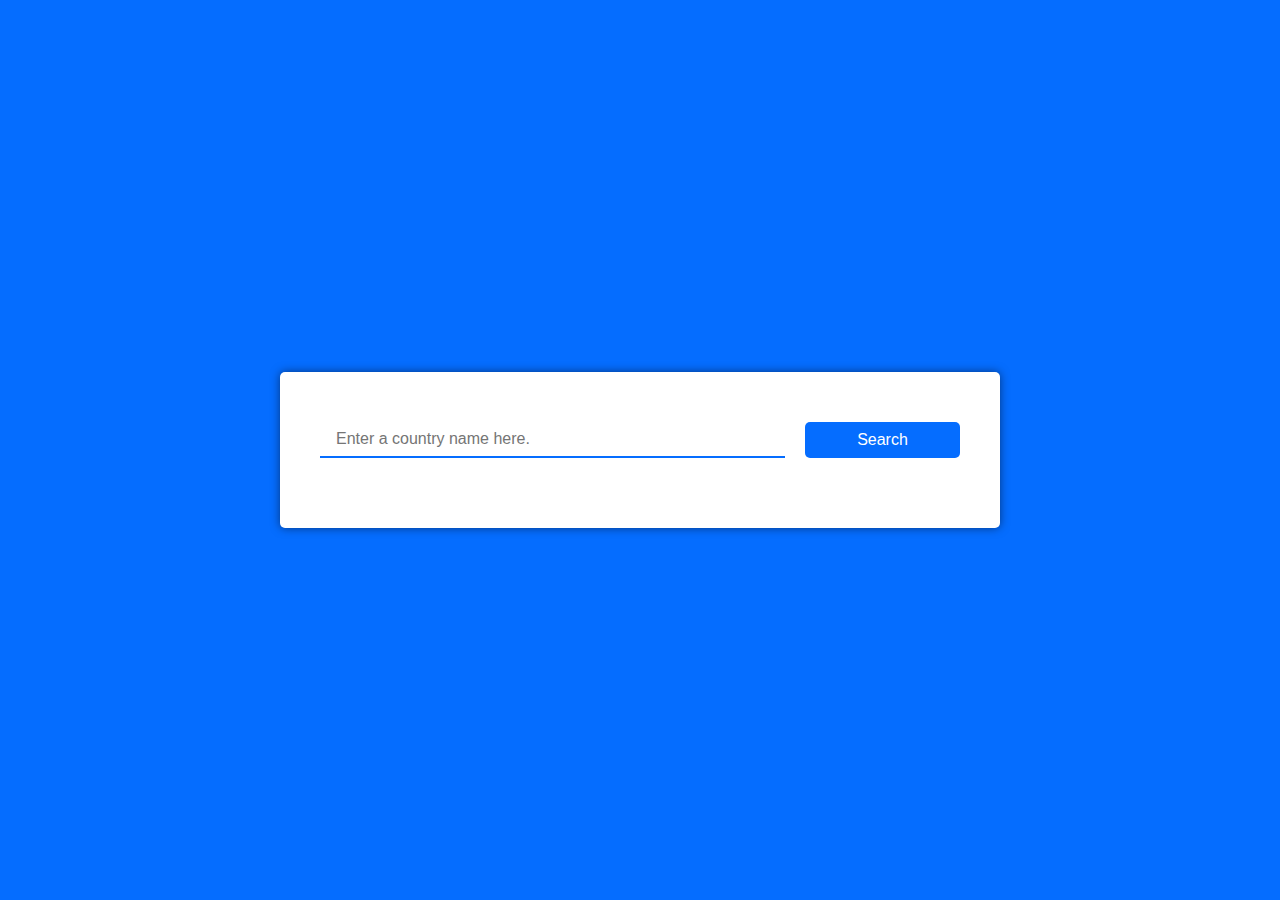
<file: Country Guide/index.html>
<!DOCTYPE html>
<html lang="en">
<head>
    <meta charset="UTF-8">
    <meta name="viewport" content="width=device-width, initial-scale=1.0">
    <title>Country Search</title>
    <link rel="stylesheet" href="style.css">
</head>
<body>
    <div class="container">
        <div class="searchbar">
            <input type="text" id="country-search" placeholder="Enter a country name here.">
            <button id="search-btn">Search</button>
        </div>
        <div id="result">
            
        </div>
    </div>
    <script src="script.js"></script>
</body>
</html>
</file>
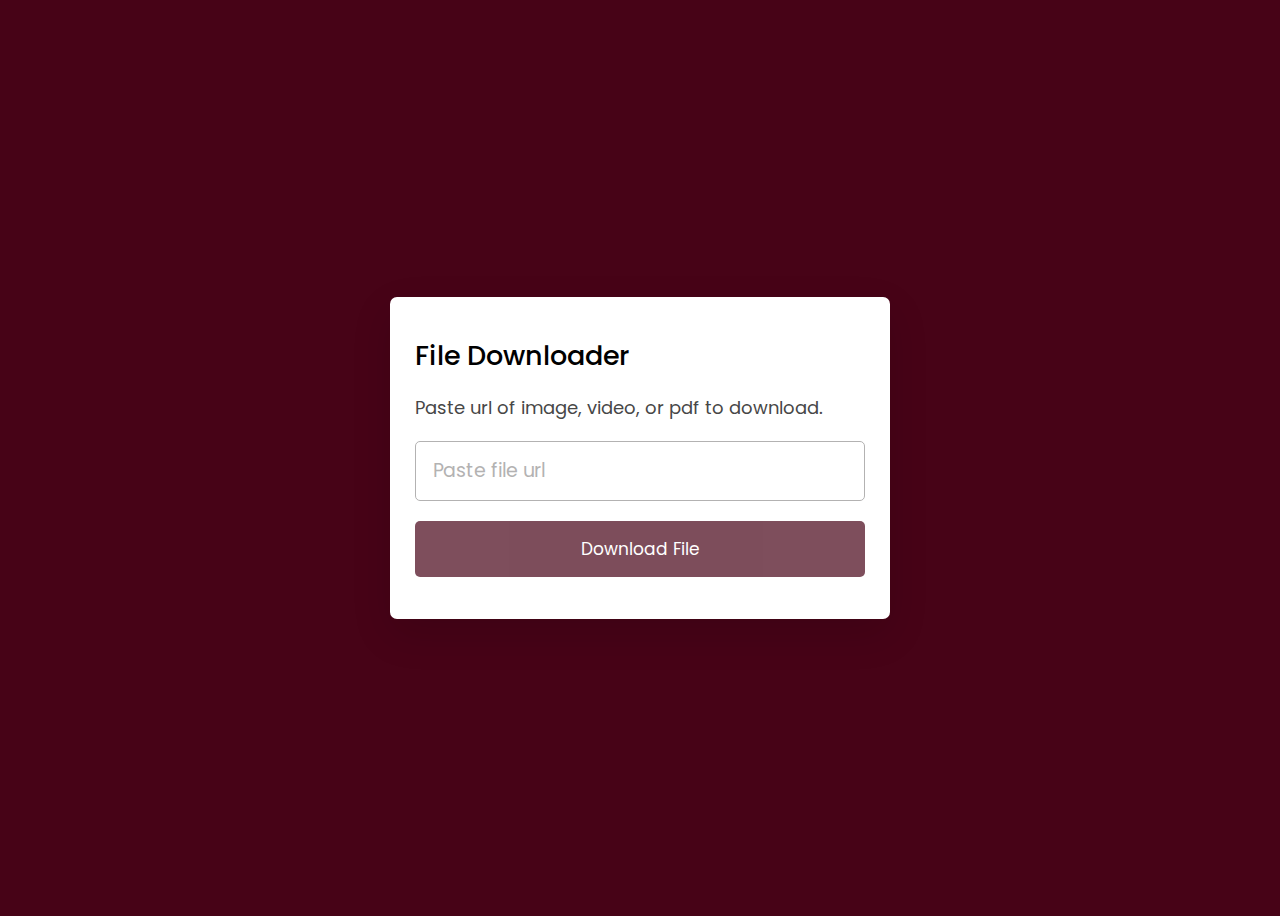
<file: Download Any File/index.html>
<!DOCTYPE html>
<html lang="en" dir="ltr">
  <head>
    <meta charset="utf-8">
    <title>File Downloader</title>
    <link rel="stylesheet" href="style.css">
    <link rel="icon" type="image/x-icon" href="favicon.jpg">
    <meta name="viewport" content="width=device-width, initial-scale=1.0">
  </head>
  <body>
    <div class="wrapper">
      <header>
        <h1>File Downloader</h1>
        <p>Paste url of image, video, or pdf to download.</p>
      </header>
      <form action="#">
        <input type="url" placeholder="Paste file url" required>
        <button>Download File</button>
      </form>
    </div>
    <script src="script.js"></script>
  </body>
</html>
</file>
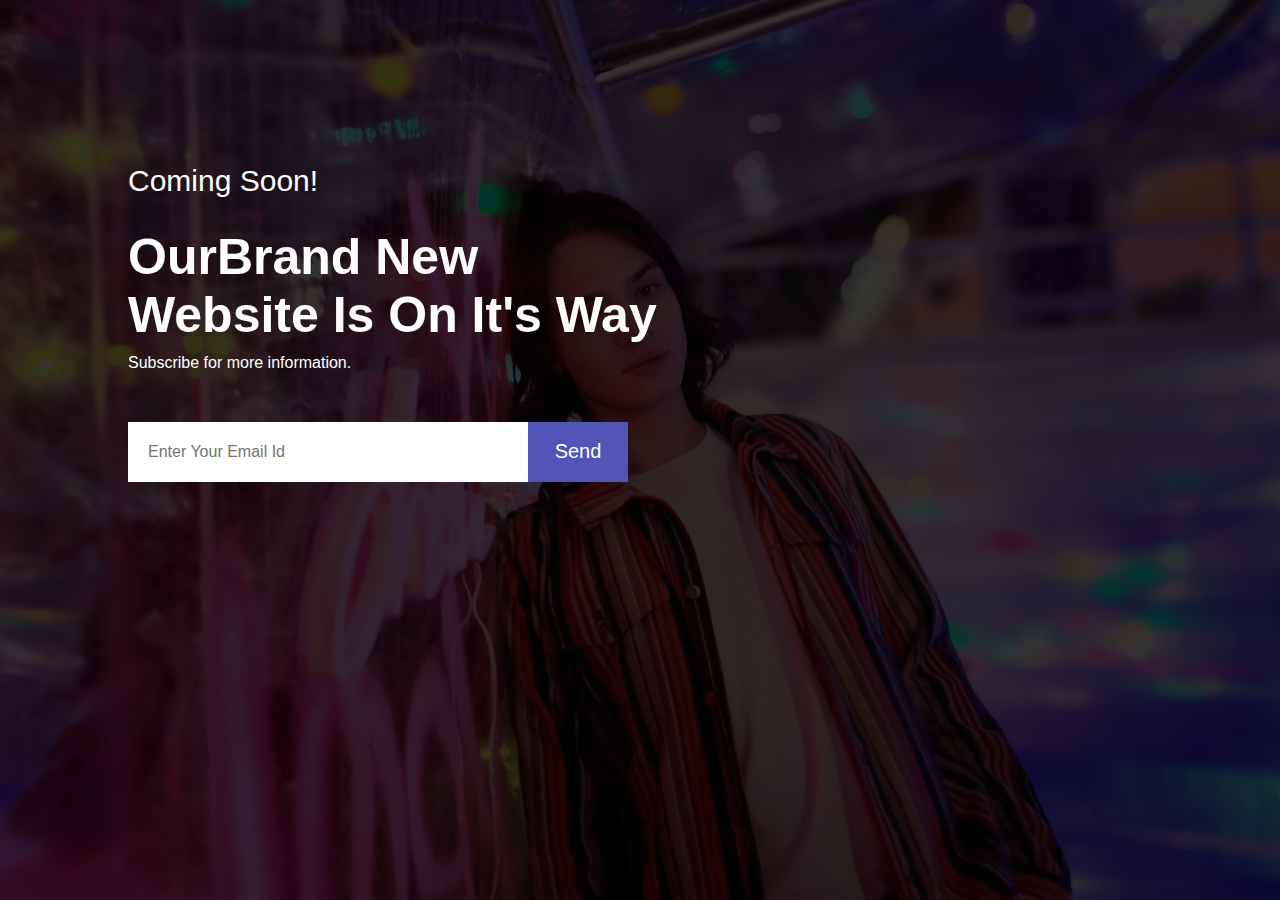
<file: Email Subscription/index.html>
<!DOCTYPE html>
<html lang="en">
<head>
    <meta charset="UTF-8">
    <meta http-equiv="X-UA-Compatible" content="IE=edge">
    <meta name="viewport" content="width=device-width, initial-scale=1.0">
    <title>Email Subscription</title>
    <link rel="stylesheet" href="style.css">
    <link rel="icon" type="image/png" href="./send.png" />
</head>
<body>
    <div class="hero">
        <h3>Coming Soon!</h3>
        <h1>OurBrand New<br>Website Is On It's Way</h1>
        <p>Subscribe for more information.</p>
        <form name="submit-to-google-sheet">
            <input type="email" name="Email" placeholder="Enter Your Email Id" required>
            <button type="submit">Send</button>
        </form>
        <span id="msg"></span>
    </div>
    <script src="./script.js"></script>
</body>
</html>
</file>
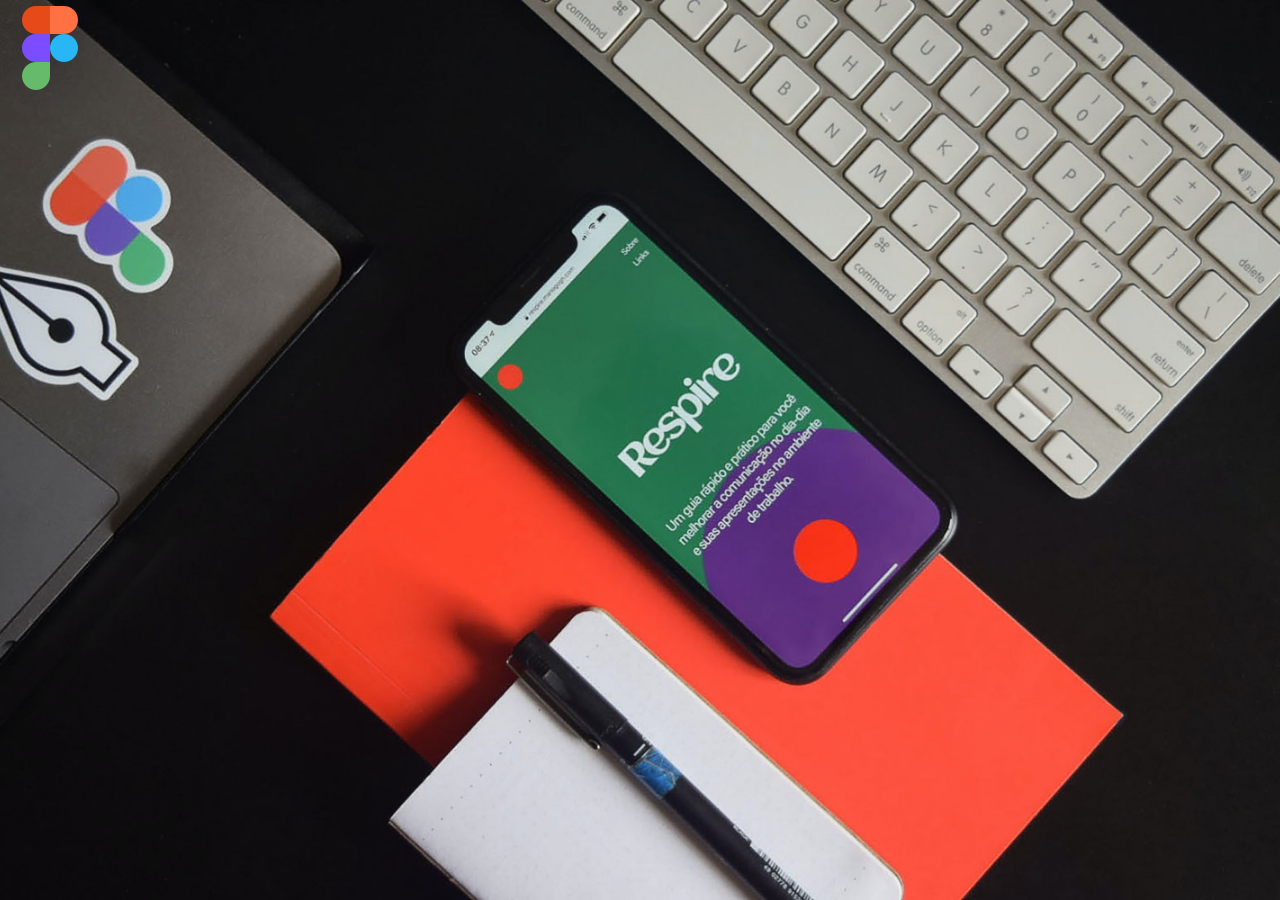
<file: Figma Follow Mouse/index.html>
<!DOCTYPE html>
<html lang="en">
<head>
    <meta charset="UTF-8">
    <meta name="viewport" content="width=device-width, initial-scale=1.0">
    <title>Figma Follow Mouse</title>
<link rel="stylesheet" href="style.css">
<link rel="shortcut icon" href="./figma-icon.png" type="image/x-icon">
</head>
<body>
    <div id="figma-icon">
        <img src="./figma-icon.png" alt="">
    </div>
    <script src="script.js"></script>
</body>
</html>
</file>
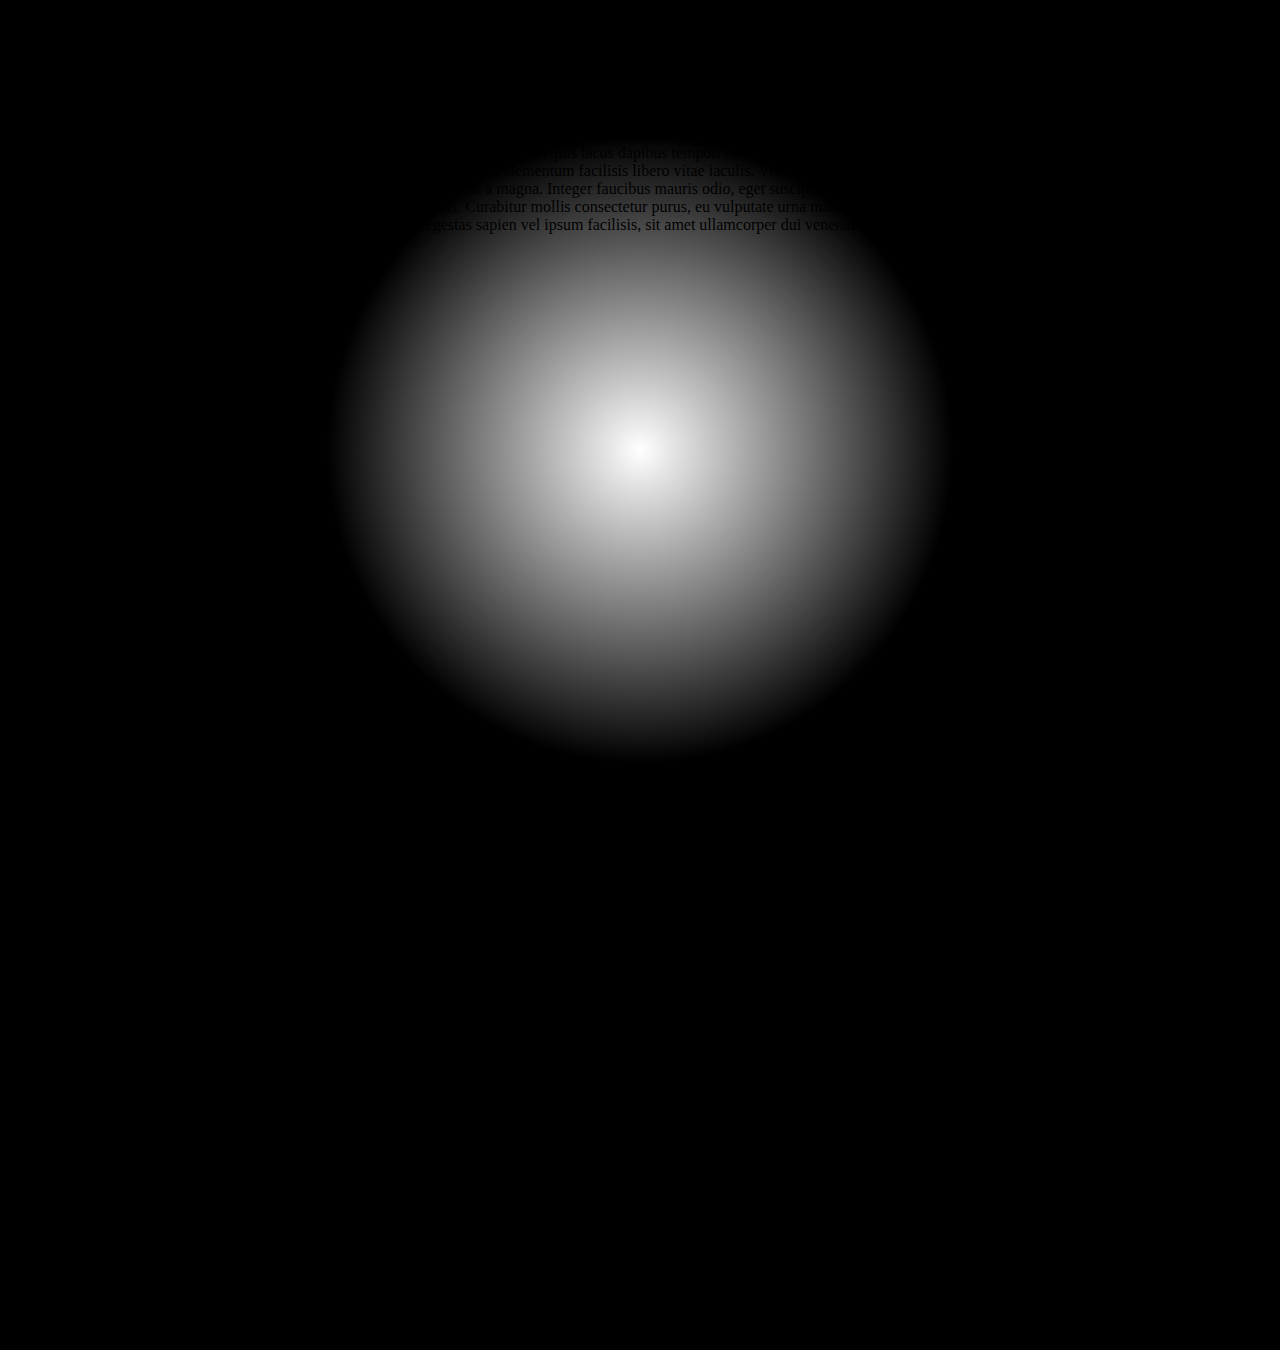
<file: Flashlight Effect/index.html>
<!DOCTYPE html>
<html lang="en">
<head>
    <meta charset="UTF-8">
    <meta name="viewport" content="width=device-width, initial-scale=1.0">
    <title>Flashlight Text Effect</title>
    <link rel="stylesheet" href="style.css">
</head>
<body>
    <div class="wrapper">Lorem ipsum dolor sit amet, consectetur adipiscing elit. Phasellus malesuada, sapien vitae pulvinar dignissim, nisi urna pharetra sem, et convallis mi augue et ipsum. In hendrerit rhoncus mi nec tincidunt. Ut volutpat nunc sed est placerat vehicula. In molestie diam et pretium pellentesque. Sed lobortis tortor id vehicula pretium. Nulla quis rutrum nibh. Curabitur vel dictum mi. Pellentesque porttitor, arcu ac commodo viverra, sapien nisl facilisis nisl, a aliquam dui sem id ex. Sed non dapibus erat, ac malesuada ligula. Maecenas eu sodales tellus, in ultricies urna.

        Etiam dolor tortor, semper et quam eu, commodo hendrerit enim. Mauris elit tellus, tincidunt in nisi non, iaculis egestas velit. Curabitur molestie enim a nulla malesuada feugiat. Donec elit libero, rhoncus sed condimentum pharetra, laoreet eu justo. Donec vestibulum arcu nec nisl pharetra, at commodo nisi rutrum. Donec eros lorem, rutrum ut consectetur quis, egestas id augue. Sed quis luctus neque. Nulla eleifend mauris imperdiet tempus condimentum. Nulla maximus mi arcu. Praesent dui odio, efficitur at dapibus in, dignissim at enim. Nam sollicitudin ante nisl, a suscipit justo viverra quis.
        
        Nulla facilisis, sem eu maximus consectetur, neque augue mollis mi, pretium finibus metus quam non est. Integer ultricies nunc id lacus rhoncus, vel ultrices massa fringilla. Donec nec fringilla augue, non sodales leo. Aenean laoreet libero non elit scelerisque malesuada. Sed ultricies libero nunc, nec rutrum orci fermentum ut. Cras sagittis et orci eu tristique. Vivamus laoreet neque vel tortor ultricies feugiat. Vestibulum at rhoncus tellus. Pellentesque vitae lobortis est. Donec in mauris quis lacus dapibus tempor. Donec maximus pretium odio. Nullam venenatis eros sed quam pellentesque luctus. Cras auctor felis elit, sed aliquam urna tempor a. Mauris a lacus ipsum.
        
        Morbi elementum facilisis libero vitae iaculis. Vivamus ut hendrerit tellus, ac faucibus erat. Morbi sapien nulla, porta a egestas vitae, porttitor ac sapien. Aliquam velit justo, venenatis ut aliquet id, varius a magna. Integer faucibus mauris odio, eget suscipit tortor congue ac. Nam gravida purus quis arcu elementum posuere. Morbi nec nisi id felis ullamcorper molestie. Morbi sed convallis lectus. Curabitur mollis consectetur purus, eu vulputate urna mattis vel. Duis in aliquam diam, a aliquet risus. Vivamus laoreet non magna id feugiat. Praesent convallis vestibulum hendrerit. Integer egestas sapien vel ipsum facilisis, sit amet ullamcorper dui venenatis. Pellentesque mollis
        <div class="shadow"></div>
      </div>
    <script src="script.js"></script>
</body>
</html>
</file>
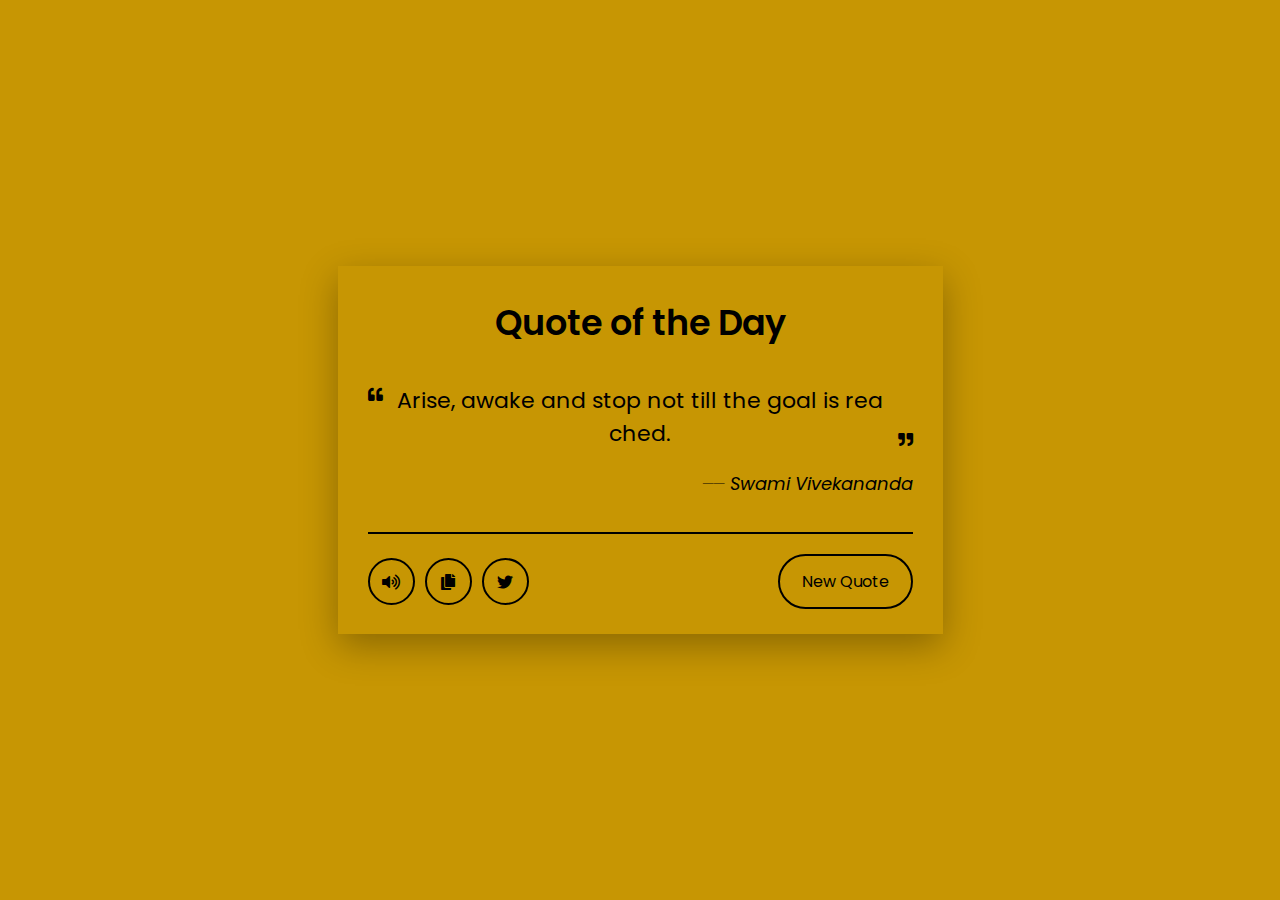
<file: Random Quotes/index.html>
<!DOCTYPE html>
<html lang="en" dir="ltr">
  <head>
    <meta charset="utf-8">  
    <title>Random Quote Generator in JavaScript</title>
    <link rel="stylesheet" href="style.css">
    <meta name="viewport" content="width=device-width, initial-scale=1.0">
    <link rel="stylesheet" href="https://cdnjs.cloudflare.com/ajax/libs/font-awesome/5.15.3/css/all.min.css"/>
    <link rel="icon" type="image/x-icon" href="./image.jpg">

  </head>
  <body>
    <div class="wrapper">
      <header>Quote of the Day</header>
      <div class="content">
        <div class="quote-area">
          <i class="fas fa-quote-left"></i>
          <p class="quote">Arise, awake and stop not till the goal is reached.</p>
          <i class="fas fa-quote-right"></i>
        </div>
        <div class="author">
          <span>__</span>
          <span class="name">Swami Vivekananda</span>
        </div>
      </div>
      <div class="buttons">
        <div class="features">
          <ul>
            <li class="speech"><i class="fas fa-volume-up"></i></li>
            <li class="copy"><i class="fas fa-copy"></i></li>
            <li class="twitter"><i class="fab fa-twitter"></i></li>
          </ul>
          <button>New Quote</button>
        </div>
      </div>
    </div>
    <script src="script.js"></script>
  </body>
</html>
</file>
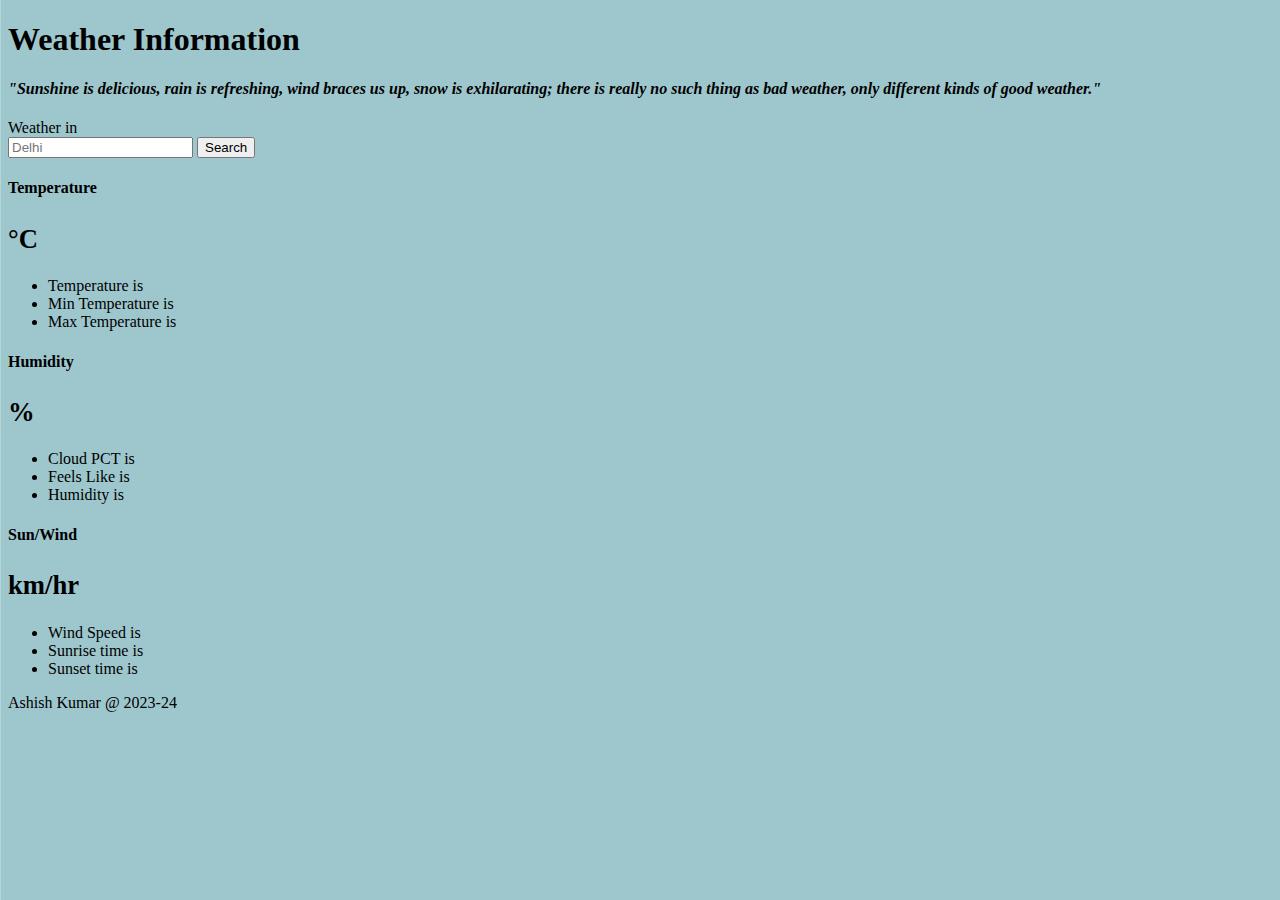
<file: Weather App/index.html>
<!DOCTYPE html>
<html lang="en">
<head>
    <meta charset="UTF-8">
    <meta http-equiv="X-UA-Compatible" content="IE=edge">
    <meta name="viewport" content="width=device-width, initial-scale=1.0">
    <link href="https://cdn.jsdelivr.net/npm/bootstrap@5.1.3/dist/css/bootstrap.min.css" rel="stylesheet" integrity="sha384-1BmE4kWBq78iYhFldvKuhfTAU6auU8tT94WrHftjDbrCEXSU1oBoqyl2QvZ6jIW3" crossorigin="anonymous">
    <link rel="icon" type="image/x-icon" href="./icon.jpg">
    <title>Weather</title>
</head>
<body style="background-image: url(./bg.jpg);">
    <div class="container">
        <h1 class="text-center my-5">Weather Information</h1>

        <h4 class="text-center"><i>"Sunshine is delicious, rain is refreshing, wind braces us up, snow is exhilarating; there is really no such thing as bad weather, only different kinds of good weather."</i></h4>

        <nav class="navbar navbar-light bg-light my-5 rounded-3">
            <div class="container-fluid">
              <a class="navbar-brand">Weather in</a>
              <form class="d-flex">
                <input id="city" class="form-control me-2" type="search" placeholder="Delhi" aria-label="Search">
                <button class="btn btn-outline-secondary" type="submit" id="submit">Search</button>
              </form>
            </div>
          </nav>
        
    <main>
        <div class="row row-cols-1 row-cols-md-3 mb-5 text-center">
          <div class="col">
            <div class="card mb-5 rounded-3 shadow-sm">
              <div class="card-header py-3">
                <h4 class="my-0 fw-normal">Temperature</h4>
              </div>
              <div class="card-body">
                <h1 class="card-title pricing-card-title"><span id="temp2"></span><small class="text-muted fw-light">°C</small></h1>
                <ul class="list-unstyled mt-4 mb-4">
                  <li>Temperature is <span id="temp"></span></li>
                  <li>Min Temperature is <span id="min_temp"></span></li>
                  <li>Max Temperature is <span id="max_temp"></span></li>
                </ul>
              </div>
            </div>
          </div>
          <div class="col">
            <div class="card mb-5 rounded-3 shadow-sm">
              <div class="card-header py-3">
                <h4 class="my-0 fw-normal">Humidity</h4>
              </div>
              <div class="card-body">
                <h1 class="card-title pricing-card-title"><span id="humidity2"></span><small class="text-muted fw-light">%</small></h1>
                <ul class="list-unstyled mt-4 mb-4">
                    <li>Cloud PCT is <span id="cloud_pct"></span></li>
                    <li>Feels Like is <span id="feels_like"></span></li>
                    <li>Humidity is <span id="humidity"></span></li>
                </ul>
              </div>
            </div>
          </div>
          <div class="col">
            <div class="card mb-5 rounded-3 shadow-sm">
              <div class="card-header py-3">
                <h4 class="my-0 fw-normal">Sun/Wind</h4>
              </div>
              <div class="card-body">
                <h1 class="card-title pricing-card-title"><span id="wind_speed2"></span><small class="text-muted fw-light">km/hr</small></h1>
                <ul class="list-unstyled mt-4 mb-4">
                    <li>Wind Speed is <span id="wind_speed"></span></li>
                    <!-- <li>Wind Degree is <span id="wind_degrees"></span></li> -->
                    <li>Sunrise time is <span id="sunrise"></span></li>
                    <li>Sunset time is <span id="sunset"></span></li>
                </ul>
              </div>
            </div>
          </div>
        </div>
      </main>
    </div>
    <footer class="text-center">Ashish Kumar @ 2023-24</footer>
</body>
<script src="./script.js"></script>
<script src="https://cdn.jsdelivr.net/npm/bootstrap@5.1.3/dist/js/bootstrap.bundle.min.js" integrity="sha384-ka7Sk0Gln4gmtz2MlQnikT1wXgYsOg+OMhuP+IlRH9sENBO0LRn5q+8nbTov4+1p" crossorigin="anonymous"></script>
</html>
</file>
<file: Country Guide/style.css>
*{
    margin: 0;
    padding: 0;
    box-sizing: border-box;
    font-family: 'Poppins', sans-serif;
}
body{
    background-color: rgb(5, 109, 255);
}
.container {
    width: 80vmin;
    padding: 50px 40px;
    position: absolute;
    top: 50%;
    left: 50%;
    background-color: white;
    transform: translate(-50%, -50%);
    border-radius: 5px;
    box-shadow: 0 0 10px 0 rgba(0, 0, 0, 0.5);
  }
  .searchbar{
    display: grid;
    grid-template-columns: 9fr 3fr;
    gap: 1.25em;
  }
  #search-btn{
    padding: 0.5em 1em;
    border: none;
    background-color: rgb(5, 109, 255);
    color: white;
    font-size: 1em;
    border-radius: 5px;
    cursor: pointer;
  }
  #country-search{
    padding: 0.5em 1em;
    font-size: 1em;
    border: none;
    border-bottom: 2px solid rgb(5, 109, 255);
    outline: none;
  }
  #result{
    margin-top: 1.25em;
  }
  .flag-img{
    display: block;
    width: 45%;
    min-height: 7.5em;
    margin: 1.8em auto 1.2em auto;
  }
</file>
<file: Download Any File/style.css>
/* Import Google Font - Poppins */
@import url('https://fonts.googleapis.com/css2?family=Poppins:wght@400;500;600;700&display=swap');
*{
  margin: 10;
  padding: 0;
  box-sizing: border-box;
  font-family: 'Poppins', sans-serif;
}
body{
  display: flex;
  padding: 0 10px;
  align-items: center;
  justify-content: center;
  min-height: 100vh;
  background: #470317;
}
.wrapper{
  max-width: 500px;
  background: #fff;
  border-radius: 7px;
  padding: 20px 25px 15px;
  box-shadow: 0 15px 40px rgba(0,0,0,0.12);
}
header h1{
  font-size: 27px;
  font-weight: 500;
}
header p{
  margin-top: 5px;
  font-size: 18px;
  color: #474747;
}
form{
  margin: 20px 0 27px;
}
form input{
  width: 100%;
  height: 60px;
  outline: none;
  padding: 0 17px;
  font-size: 19px;
  border-radius: 5px;
  border: 1px solid #b3b2b2;
  transition: 0.1s ease;
}
form input::placeholder{
  color: #b3b2b2;
}
form input:focus{
  box-shadow: 0 3px 6px rgba(0,0,0,0.13);
}
form button{
  width: 100%;
  border: none;
  opacity: 0.7;
  outline: none;
  color: #fff;
  cursor: pointer;
  font-size: 17px;
  margin-top: 20px;
  padding: 15px 0;
  border-radius: 5px;
  pointer-events: none;
  background: #470317;
  transition: opacity 0.15s ease;
}
form input:valid ~ button{
  opacity: 1;
  pointer-events: auto;
}
</file>
<file: Email Subscription/style.css>
*{
    margin: 0;
    padding: 0;
    font-family: 'Poppins', sans-serif;
    box-sizing: border-box;
}
.hero{
    width: 100%;
    height: 100vh;
    background-image: linear-gradient(rgba(0,0,0,0.8),rgba(0,0,0,0.8)), url(./img.jpg);
    background-position: center;
    background-size: cover;
    padding: 10px 10%;
    color: white;
}
.hero h3{
    margin-top: 15%;
    font-weight: 400;
    font-size: 30px;
}
.hero h1{
    margin-top: 30px;
    font-size: 50px;
}
.hero p{
    margin: 10px 0 50px;
}
form{
    background: white;
    display: flex;
    width: fit-content;
}
form input{
    border: 0;
    outline: none;
    padding: 10px 20px;
    height: 60px;
    width: 400px;
    font-size: 16px;
}
form button{
    background: #5255b7;
    border: none;
    outline: none;
    height: 60px;
    width: 100px;
    cursor: pointer;
    color: white;
    font-size: 20px;
    font-weight: 400;
}
span{
    color: #5255b7;
    margin-top: 10px;
    display: block;
}
@media screen and (max-width: 600px) {
    form input{
        height: 30px;
        width: 220px;
        font-size: 12px;
    }
    form button{
        height: 30px;
        width: 60px;
        font-size: 12px;
    }
}
</file>
<file: Figma Follow Mouse/style.css>
body {
    padding: 0;
    margin: 0;
    background: url("./figma.jpg");
    background-repeat: no-repeat;
    background-size: cover;
    background-position: center;
    background-attachment: fixed;
    overflow: hidden;
}

#figma-icon {
    width: 100px;
    height: 100px;
    position: absolute;
    transition: 0.2s ease-out;
     pointer-events: none; 
}

#figma-icon img {
    filter: drop-shadow(0 0 20px rgba(1, 1, 42, 0.2));
}
</file>
<file: Flashlight Effect/style.css>
body {
    margin: 0;
    padding: 0;
    overflow: hidden;
  }

  .shadow {
    position: absolute;
    width: 200vw;
    height: 200vh;
    left: 50%;
    top: 50%;
    transform: translateX(-50%) translateY(-50%);
    background-image: radial-gradient(circle at center, transparent, #000 20%);
  }
</file>
<file: Random Quotes/style.css>
/* Import Google Font - Poppins */
@import url('https://fonts.googleapis.com/css2?family=Poppins:wght@400;500;600;700&display=swap');
*{
  margin: 0;
  padding: 0;
  box-sizing: border-box;
  font-family: 'Poppins', sans-serif;
}
body{
  display: flex;
  align-items: center;
  justify-content: center;
  min-height: 100vh;
  background: #c79603;
}
.wrapper{
  width: 605px;
  background: #c79603;
  /* border-radius: 15px; */
  padding: 30px 30px 25px;
  box-shadow: 0  12px 35px rgba(0,0,0,0.3);
}
header, .content :where(i, p, span){
  color: #000;
}
.wrapper header{
  font-size: 35px;
  font-weight: 600;
  text-align: center;
}
.wrapper .content{
  margin: 35px 0;
}
.content .quote-area{
  display: flex;
  justify-content: center;
}
.quote-area i{
  font-size: 15px;
}
.quote-area i:first-child{
  margin: 3px 10px 0 0;
}
.quote-area i:last-child{
  display: flex;
  margin: 0 0 3px 10px;
  align-items: flex-end;
}
.quote-area .quote{
  font-size: 22px;
  text-align: center;
  word-break: break-all;
}
.content .author{
  display: flex;
  font-size: 18px;
  margin-top: 20px;
  font-style: italic;
  justify-content: flex-end;
}
.author span:first-child{
  margin: -7px 5px 0 0;
  font-family: monospace;
}
.wrapper .buttons{
  border-top: 2px solid #000;
}
.buttons .features{
  display: flex;
  margin-top: 20px;
  align-items: center;
  justify-content: space-between;
}
.features ul{
  display: flex;
}
.features ul li{
  margin: 0 5px;
  height: 47px;
  width: 47px;
  display: flex;
  cursor: pointer;
  color: #000;
  list-style: none;
  border-radius: 50%;
  align-items: center;
  justify-content: center;
  border: 2px solid #000;
  transition: all 0.3s ease;
}
.features ul li:first-child{
  margin-left: 0;
}
ul li:is(:hover, .active){
  color: #fff;
  background: #000;
}
ul .speech.active{
  pointer-events: none;
}
.buttons button{
  border: none;
  color: #000;
  outline: none;
  font-size: 16px;
  cursor: pointer;
  padding: 13px 22px;
  border-radius: 30px;
  background: #c79603;
  ;
  border: 2px solid #000;
}
.buttons button.loading{
  opacity: 0.7;
  pointer-events: none;
}
.buttons button:is(:hover, .active){
    color: #fff;
    background: #000;
  }
</file>
